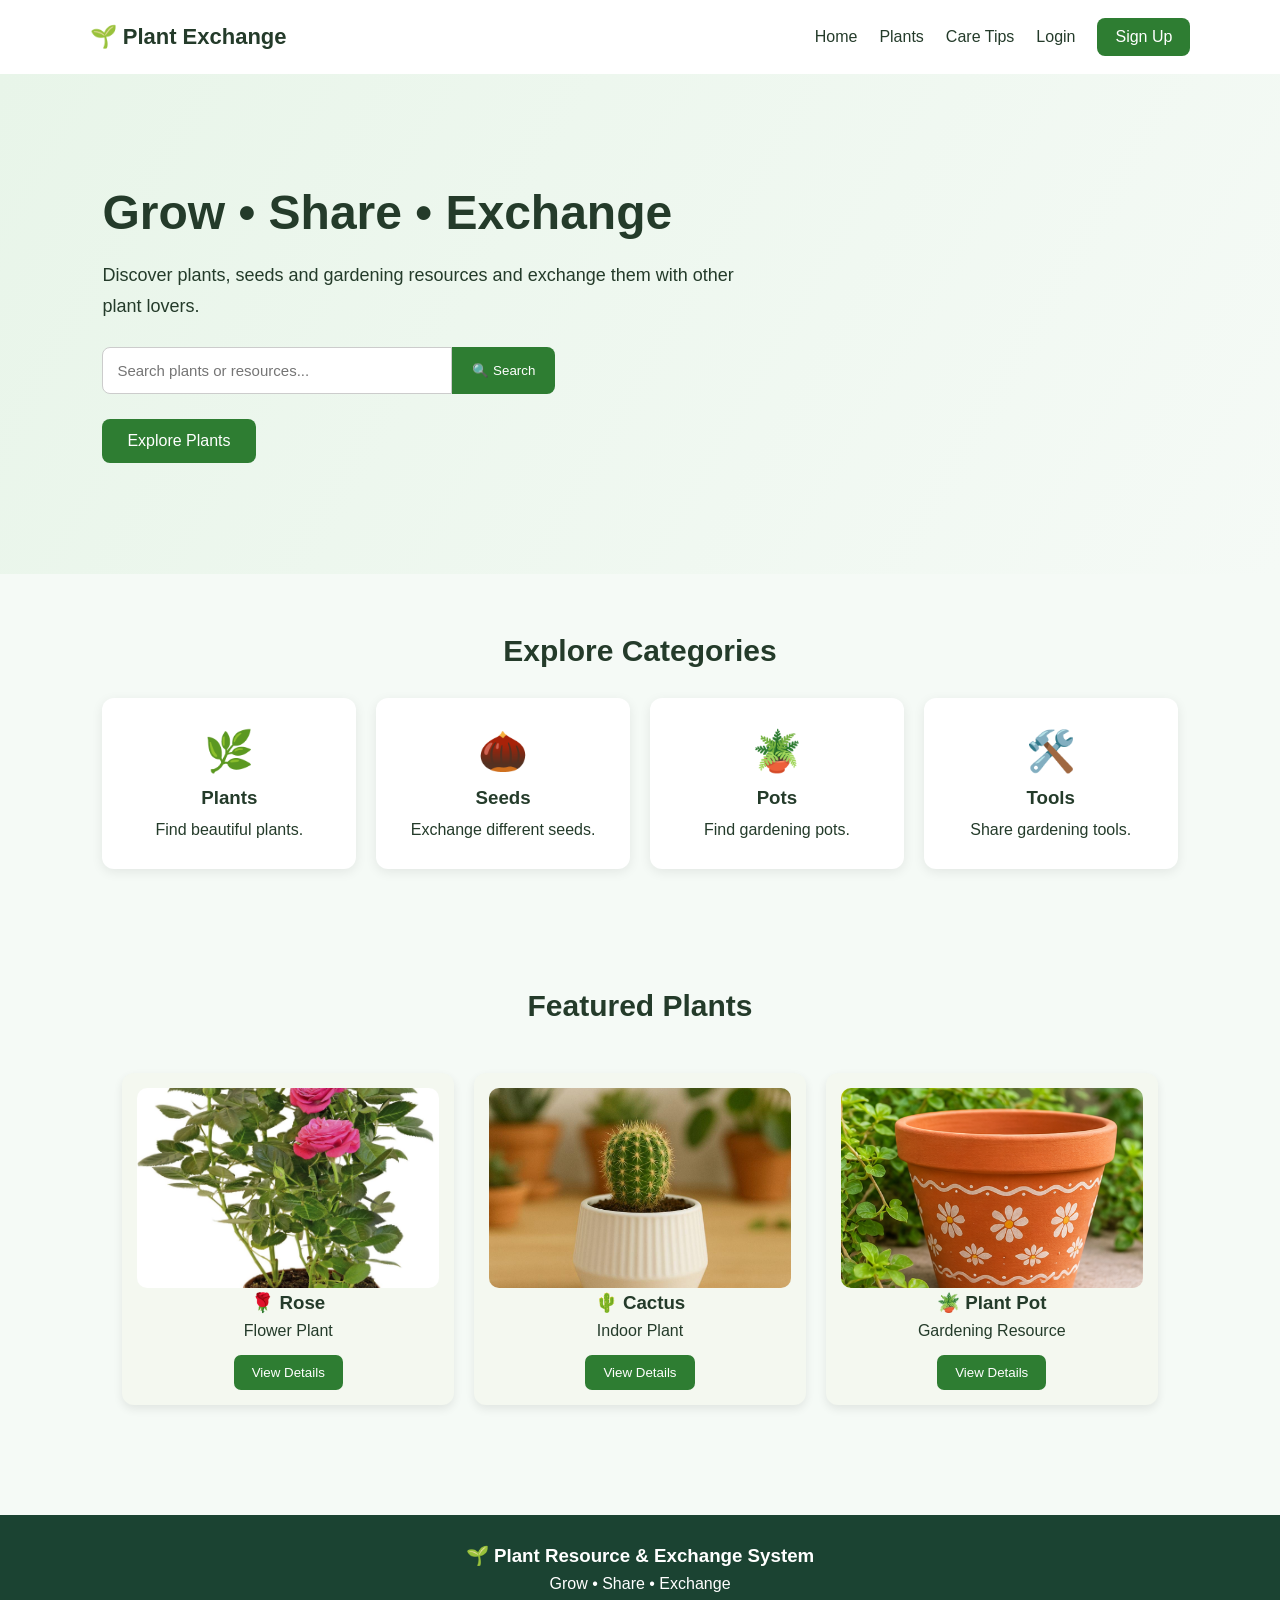
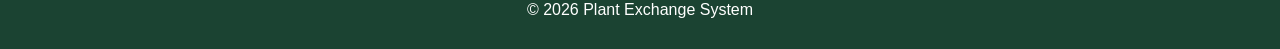
<file: index.html>
<!doctype html>
<html lang="en">
  <head>
    <meta charset="UTF-8" />
    <meta name="viewport" content="width=device-width, initial-scale=1.0" />
    <title>Plant Resource & Exchange System</title>
    <link rel="stylesheet" href="style.css" />
  </head>

  <body>
    <header>
      <div class="logo">🌱 Plant Exchange</div>

      <nav>
        <a href="index.html">Home</a>
        <a href="plants.html">Plants</a>
        <a href="care-tips.html">Care Tips</a>
        <a href="login.html">Login</a>
        <a href="register.html" class="nav-btn">Sign Up</a>
      </nav>
    </header>

    <section class="hero">
      <div class="hero-text">
        <h1>Grow • Share • Exchange</h1>

        <p>
          Discover plants, seeds and gardening resources and exchange them with
          other plant lovers.
        </p>

        <div class="search-box">
          <input type="text" placeholder="Search plants or resources..." />
          <button>🔍 Search</button>
        </div>

        <a href="plants.html" class="main-btn"> Explore Plants </a>
      </div>
    </section>

    <section class="categories">
      <h2>Explore Categories</h2>

      <div class="category-container">
        <div class="category-card">
          <span>🌿</span>
          <h3>Plants</h3>
          <p>Find beautiful plants.</p>
        </div>

        <div class="category-card">
          <span>🌰</span>
          <h3>Seeds</h3>
          <p>Exchange different seeds.</p>
        </div>

        <div class="category-card">
          <span>🪴</span>
          <h3>Pots</h3>
          <p>Find gardening pots.</p>
        </div>

        <div class="category-card">
          <span>🛠️</span>
          <h3>Tools</h3>
          <p>Share gardening tools.</p>
        </div>
      </div>
    </section>

    <section class="featured">
      <h2>Featured Plants</h2>

      <div class="plant-container">
        <div class="plant-card">
          <img src="images/rose.jpg" alt="Rose" />
          <h3>🌹 Rose</h3>
          <p>Flower Plant</p>
          <button onclick="location.href = 'details.html'">View Details</button>
        </div>

        <div class="plant-card">
          <img src="images/cactus.jpg" alt="Cactus" />
          <h3>🌵 Cactus</h3>
          <p>Indoor Plant</p>
          <button onclick="location.href = 'details.html'">View Details</button>
        </div>
        <div class="plant-card">
          <img src="images/plant-pot.jpg" alt="Plant Pot" />
          <h3>🪴 Plant Pot</h3>
          <p>Gardening Resource</p>
          <button onclick="location.href = 'details.html'">View Details</button>
        </div>
      </div>
    </section>

    <footer>
      <h3>🌱 Plant Resource & Exchange System</h3>
      <p>Grow • Share • Exchange</p>
      <p>© 2026 Plant Exchange System</p>
    </footer>
  </body>
</html>
</file>
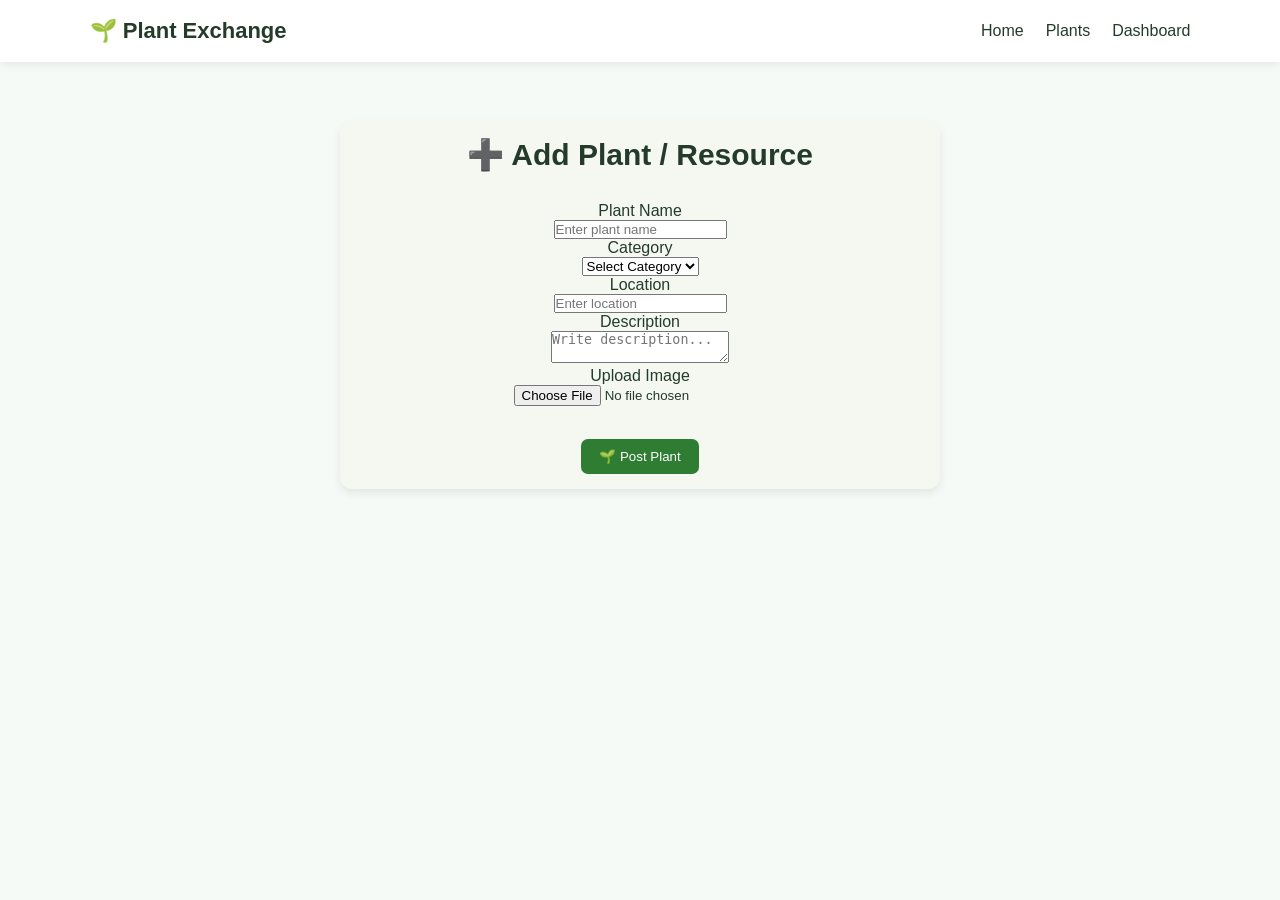
<file: add-plant.html>
<!doctype html>
<html lang="en">
  <head>
    <meta charset="UTF-8" />
    <title>Add Plant</title>
    <link rel="stylesheet" href="style.css" />
  </head>

  <body>
    <header>
      <div class="logo">🌱 Plant Exchange</div>

      <nav>
        <a href="index.html">Home</a>
        <a href="plants.html">Plants</a>
        <a href="dashboard.html">Dashboard</a>
      </nav>
    </header>

    <section class="featured">
      <div class="plant-card" style="max-width: 600px; margin: auto">
        <h2>➕ Add Plant / Resource</h2>

        <form
          onsubmit="
            alert('Demo: Plant added successfully!');
            return false;
          "
        >
          <p>Plant Name</p>
          <input type="text" placeholder="Enter plant name" required />

          <p>Category</p>
          <select required>
            <option value="">Select Category</option>
            <option>Plant</option>
            <option>Seed</option>
            <option>Pot</option>
            <option>Gardening Tool</option>
          </select>

          <p>Location</p>
          <input type="text" placeholder="Enter location" required />

          <p>Description</p>
          <textarea placeholder="Write description..." required></textarea>

          <p>Upload Image</p>
          <input type="file" accept="image/*" />

          <br /><br />

          <button type="submit">🌱 Post Plant</button>
        </form>
      </div>
    </section>
  </body>
</html>
</file>
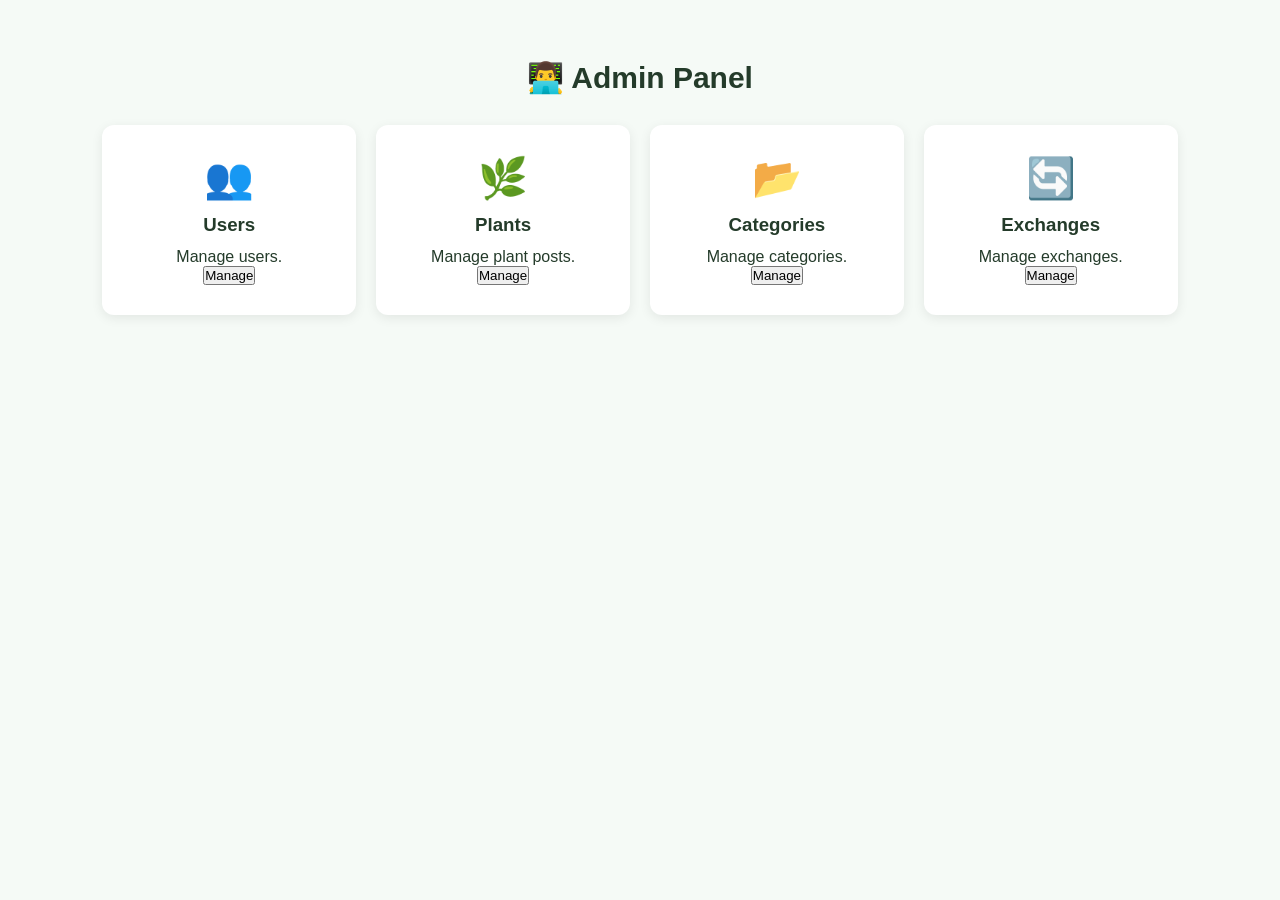
<file: admin.html>
<!DOCTYPE html>
<html lang="en">
<head>
    <meta charset="UTF-8">
    <title>Admin Panel</title>
    <link rel="stylesheet" href="style.css">
</head>

<body>

<section class="categories">

    <h2>👨‍💻 Admin Panel</h2>

    <div class="category-container">

        <div class="category-card">
            <span>👥</span>
            <h3>Users</h3>
            <p>Manage users.</p>
            <button>Manage</button>
        </div>

        <div class="category-card">
            <span>🌿</span>
            <h3>Plants</h3>
            <p>Manage plant posts.</p>
            <button>Manage</button>
        </div>

        <div class="category-card">
            <span>📂</span>
            <h3>Categories</h3>
            <p>Manage categories.</p>
            <button>Manage</button>
        </div>

        <div class="category-card">
            <span>🔄</span>
            <h3>Exchanges</h3>
            <p>Manage exchanges.</p>
            <button>Manage</button>
        </div>

    </div>

</section>

</body>
</html>
</file>
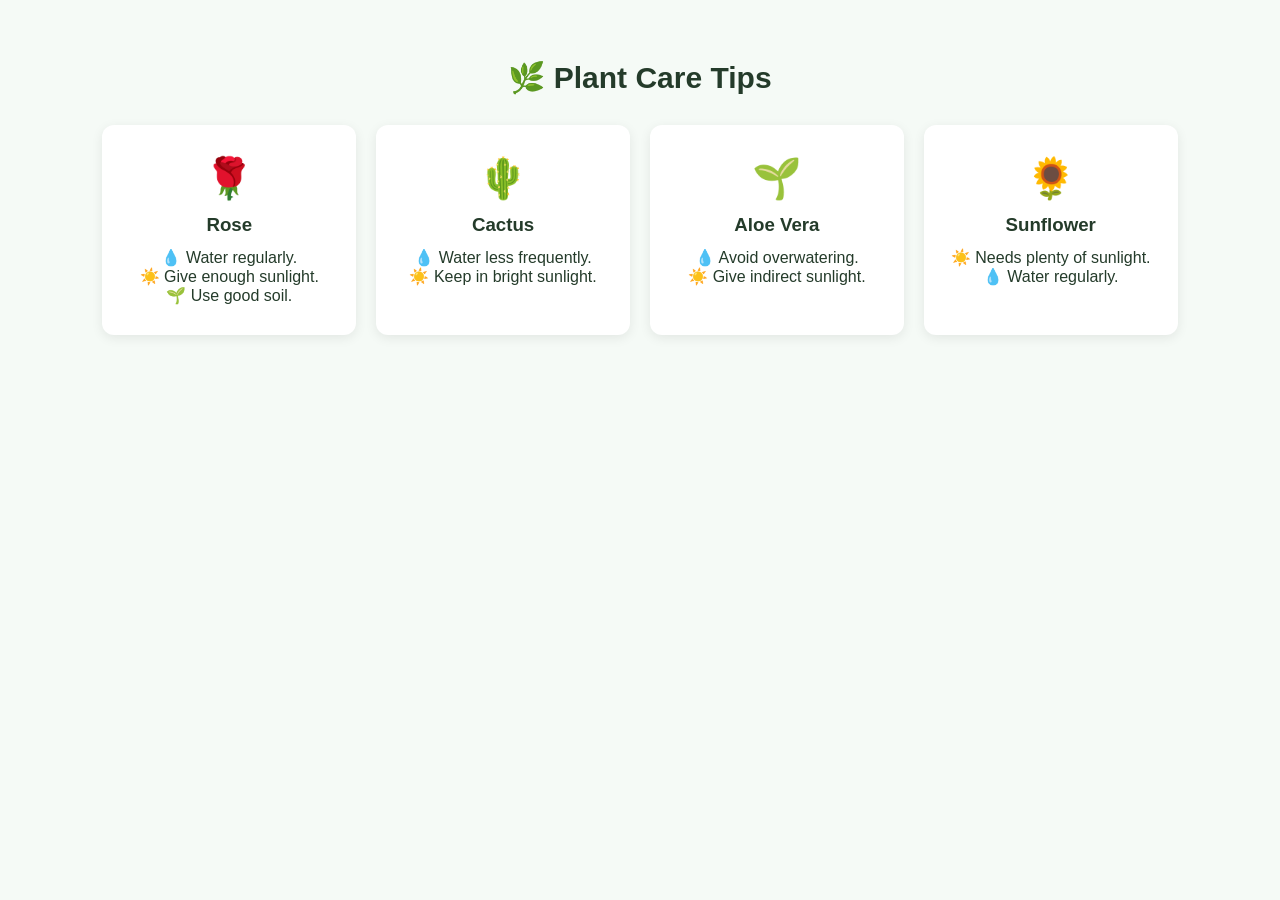
<file: care-tips.html>
<!DOCTYPE html>
<html lang="en">
<head>
    <meta charset="UTF-8">
    <title>Plant Care Tips</title>
    <link rel="stylesheet" href="style.css">
</head>

<body>

<section class="categories">

    <h2>🌿 Plant Care Tips</h2>

    <div class="category-container">

        <div class="category-card">
            <span>🌹</span>
            <h3>Rose</h3>
            <p>💧 Water regularly.</p>
            <p>☀️ Give enough sunlight.</p>
            <p>🌱 Use good soil.</p>
        </div>

        <div class="category-card">
            <span>🌵</span>
            <h3>Cactus</h3>
            <p>💧 Water less frequently.</p>
            <p>☀️ Keep in bright sunlight.</p>
        </div>

        <div class="category-card">
            <span>🌱</span>
            <h3>Aloe Vera</h3>
            <p>💧 Avoid overwatering.</p>
            <p>☀️ Give indirect sunlight.</p>
        </div>

        <div class="category-card">
            <span>🌻</span>
            <h3>Sunflower</h3>
            <p>☀️ Needs plenty of sunlight.</p>
            <p>💧 Water regularly.</p>
        </div>

    </div>

</section>

</body>
</html>
</file>
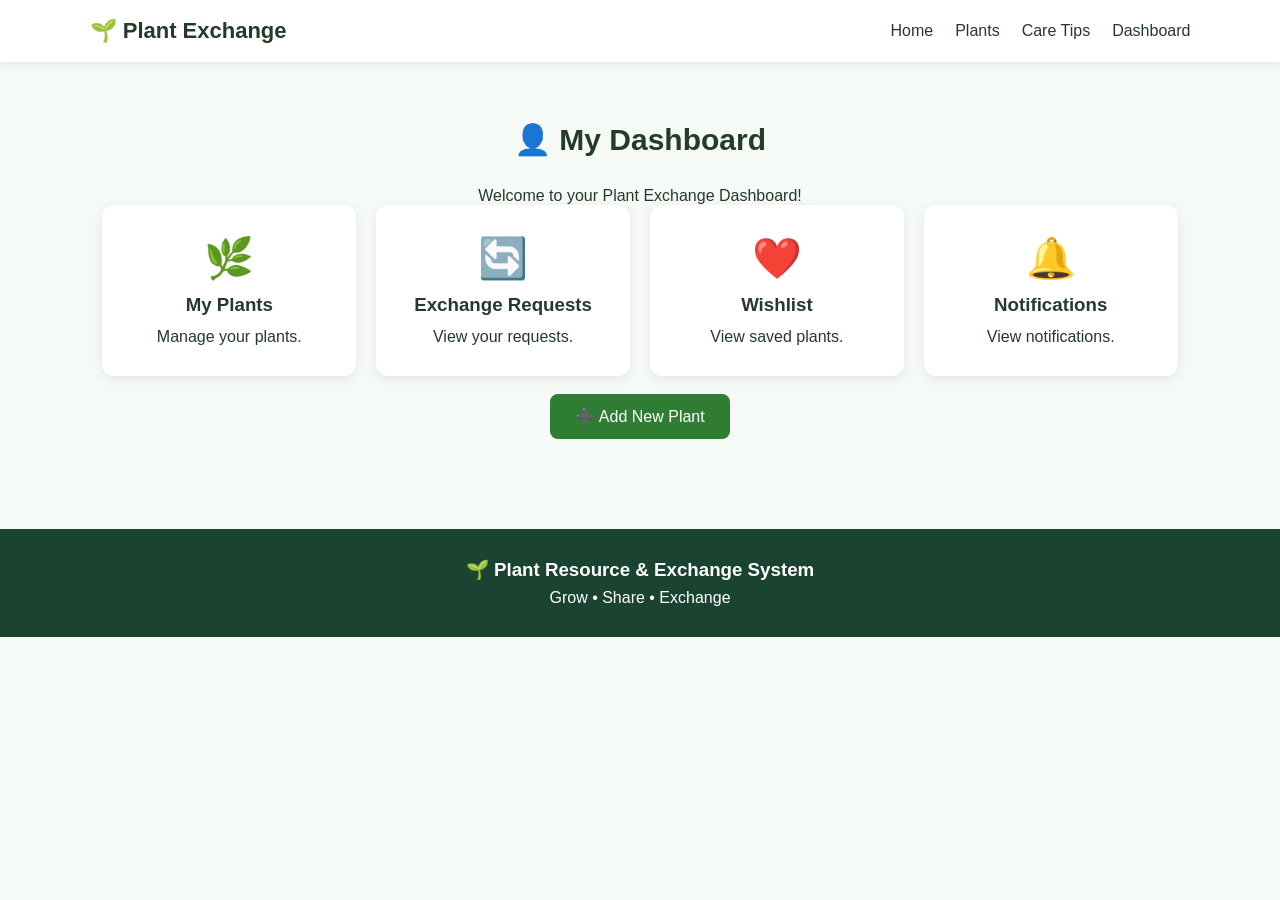
<file: dashboard.html>
<!doctype html>
<html lang="en">
  <head>
    <meta charset="UTF-8" />
    <title>Dashboard</title>
    <link rel="stylesheet" href="style.css" />
  </head>

  <body>
    <header>
      <div class="logo">🌱 Plant Exchange</div>

      <nav>
        <a href="index.html">Home</a>
        <a href="plants.html">Plants</a>
        <a href="care-tips.html">Care Tips</a>
        <a href="dashboard.html">Dashboard</a>
      </nav>
    </header>

    <section class="categories">
      <h2>👤 My Dashboard</h2>
      <p>Welcome to your Plant Exchange Dashboard!</p>

      <div class="category-container">
        <div class="category-card">
          <span>🌿</span>
          <h3>My Plants</h3>
          <p>Manage your plants.</p>
        </div>

        <div class="category-card">
          <span>🔄</span>
          <h3>Exchange Requests</h3>
          <p>View your requests.</p>
        </div>

        <div class="category-card">
          <span>❤️</span>
          <h3>Wishlist</h3>
          <p>View saved plants.</p>
        </div>

        <div class="category-card">
          <span>🔔</span>
          <h3>Notifications</h3>
          <p>View notifications.</p>
        </div>
      </div>

      <br />

      <a href="add-plant.html" class="main-btn"> ➕ Add New Plant </a>
    </section>

    <footer>
      <h3>🌱 Plant Resource & Exchange System</h3>
      <p>Grow • Share • Exchange</p>
    </footer>
  </body>
</html>
</file>
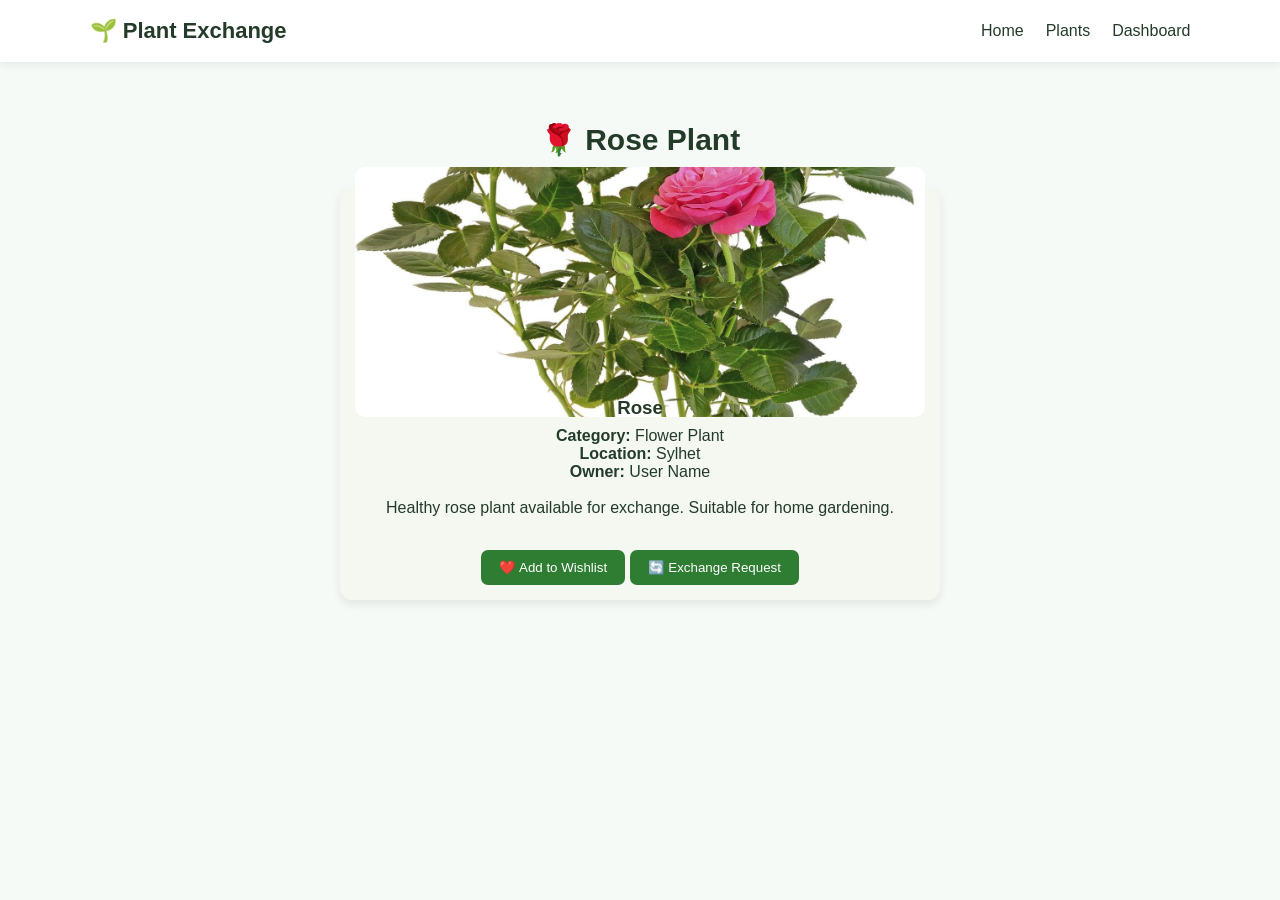
<file: details.html>
<!DOCTYPE html>
<html lang="en">
<head>
    <meta charset="UTF-8">
    <title>Plant Details</title>
    <link rel="stylesheet" href="style.css">
</head>

<body>

<header>
    <div class="logo">🌱 Plant Exchange</div>

    <nav>
        <a href="index.html">Home</a>
        <a href="plants.html">Plants</a>
        <a href="dashboard.html">Dashboard</a>
    </nav>
</header>

<section class="featured">

    <h2>🌹 Rose Plant</h2>

    <div class="plant-card" style="max-width:600px; margin:auto;">

        <div class="plant-image">
    <img src="images/rose.jpg" alt="Rose Plant">
</div>

        <h3>Rose</h3>

        <p><b>Category:</b> Flower Plant</p>
        <p><b>Location:</b> Sylhet</p>
        <p><b>Owner:</b> User Name</p>

        <br>

        <p>
            Healthy rose plant available for exchange.
            Suitable for home gardening.
        </p>

        <br>

        <button>❤️ Add to Wishlist</button>

        <button onclick="location.href='exchange.html'">
            🔄 Exchange Request
        </button>

    </div>

</section>

</body>
</html>
</file>
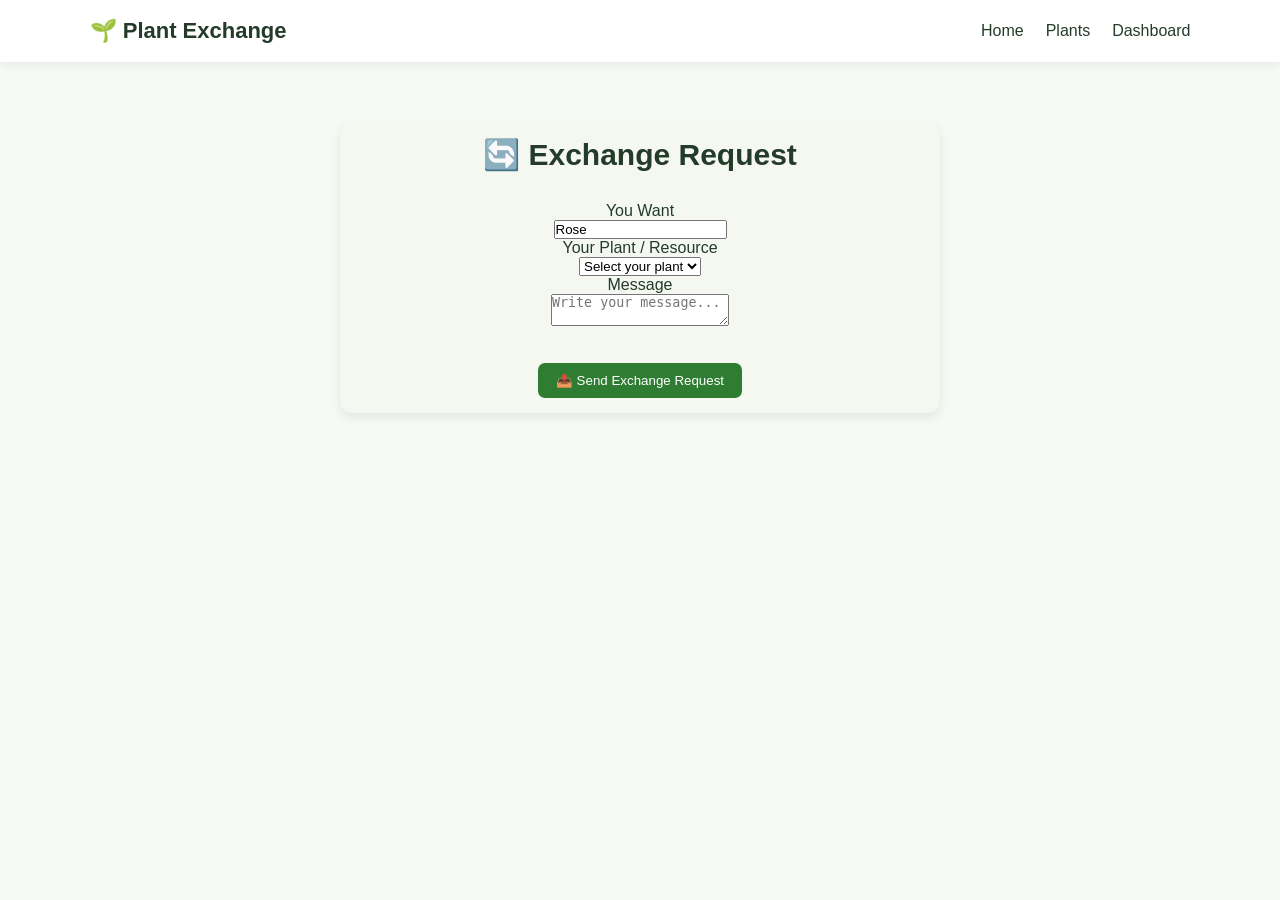
<file: exchange.html>
<!DOCTYPE html>
<html lang="en">
<head>
    <meta charset="UTF-8">
    <meta name="viewport" content="width=device-width, initial-scale=1.0">
    <title>Exchange Request</title>
    <link rel="stylesheet" href="style.css">
</head>

<body>

<header>
    <div class="logo">🌱 Plant Exchange</div>
    <nav>
        <a href="index.html">Home</a>
        <a href="plants.html">Plants</a>
        <a href="dashboard.html">Dashboard</a>
    </nav>
</header>

<section class="featured">

    <div class="plant-card" style="max-width:600px; margin:auto;">

        <h2>🔄 Exchange Request</h2>

        <form onsubmit="alert('Demo: Exchange request submitted!'); return false;">

            <p>You Want</p>
            <input type="text" value="Rose" readonly>

            <p>Your Plant / Resource</p>
            <select required>
                <option value="">Select your plant</option>
                <option>Aloe Vera</option>
                <option>Cactus</option>
                <option>Mango Plant</option>
            </select>

            <p>Message</p>
            <textarea placeholder="Write your message..." required></textarea>

            <br><br>
            <button type="submit">📤 Send Exchange Request</button>

        </form>

    </div>

</section>

</body>
</html>
</file>
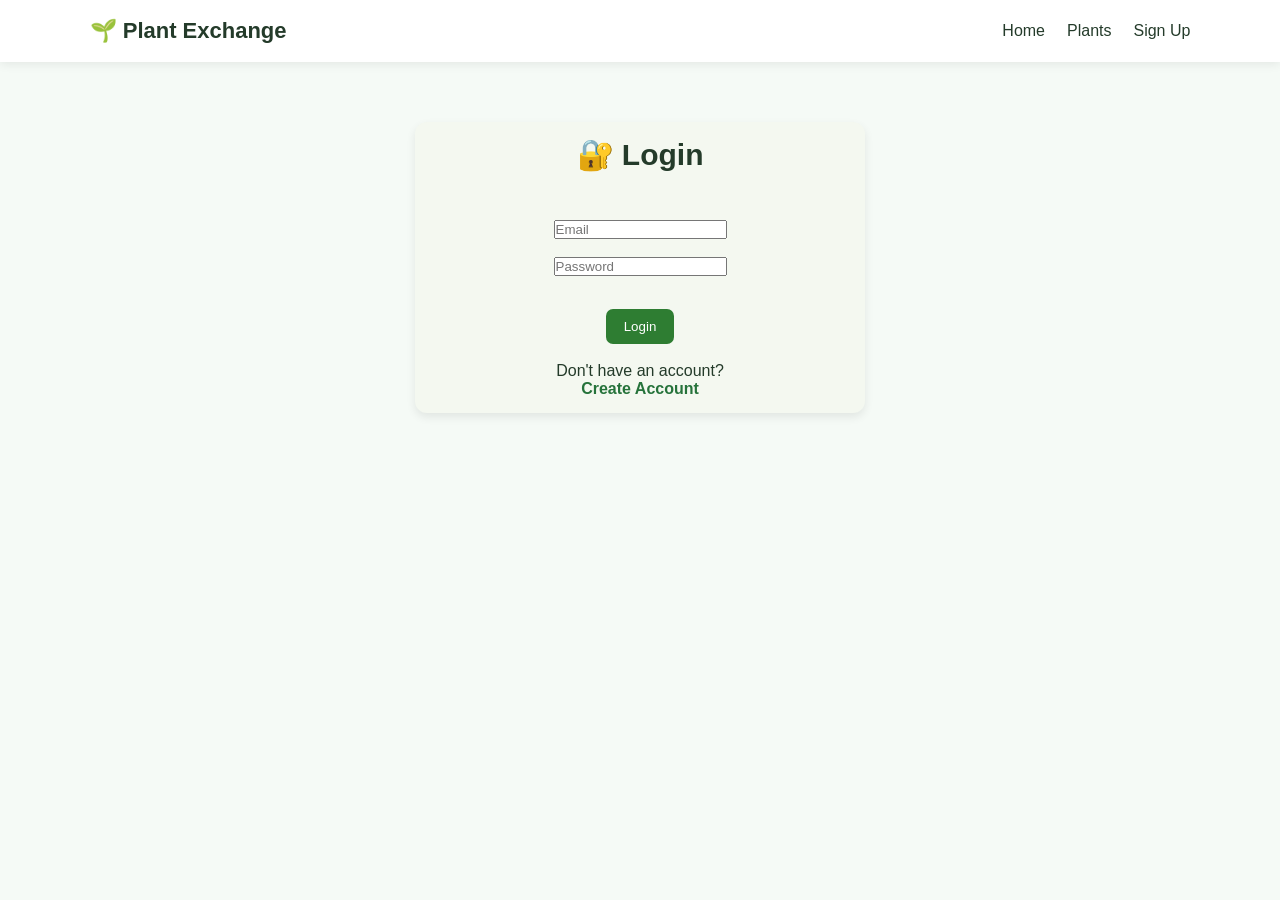
<file: login.html>
<!doctype html>
<html lang="en">
  <head>
    <meta charset="UTF-8" />
    <meta name="viewport" content="width=device-width, initial-scale=1.0" />
    <title>Login</title>
    <link rel="stylesheet" href="style.css" />
  </head>

  <body>
    <header>
      <div class="logo">🌱 Plant Exchange</div>
      <nav>
        <a href="index.html">Home</a>
        <a href="plants.html">Plants</a>
        <a href="register.html">Sign Up</a>
      </nav>
    </header>

    <section class="featured">
      <div class="plant-card" style="max-width: 450px; margin: auto">
        <h2>🔐 Login</h2>

        <form onsubmit="return demoLogin(event);">
          <br />

          <input type="email" id="email" placeholder="Email" required />

          <br /><br />

          <input
            type="password"
            id="password"
            placeholder="Password"
            required
          />

          <br /><br />

          <button type="submit">Login</button>
        </form>

        <br />

        <p id="message"></p>

        <p>Don't have an account?</p>

        <a href="register.html">Create Account</a>
      </div>
    </section>

    <script>
      function demoLogin(event) {
        event.preventDefault();

        let email = document.getElementById("email").value;
        let password = document.getElementById("password").value;

        if (email === "amina@gmail.com" && password === "123456") {
          document.getElementById("message").innerText =
            "Login Successful! Welcome!";

          document.getElementById("message").style.color = "green";

          setTimeout(function () {
            window.location.href = "dashboard.html";
          }, 1500);
        } else {
          document.getElementById("message").innerText =
            "Invalid Email or Password!";

          document.getElementById("message").style.color = "red";
        }

        return false;
      }
    </script>
  </body>
</html>
</file>
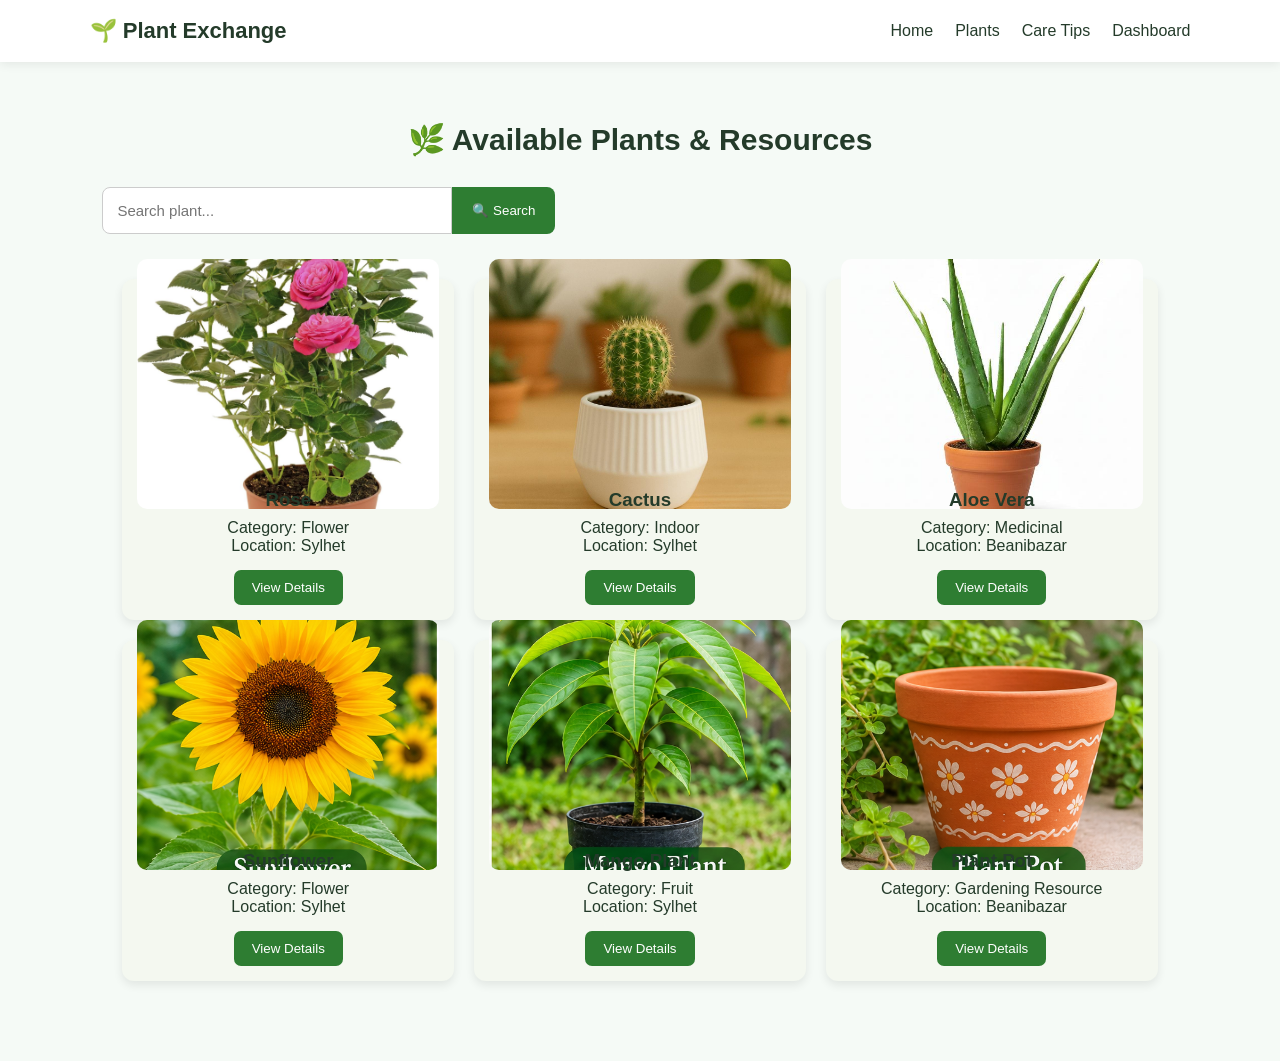
<file: plants.html>
<!doctype html>
<html lang="en">
  <head>
    <meta charset="UTF-8" />
    <meta name="viewport" content="width=device-width, initial-scale=1.0" />
    <title>Available Plants</title>
    <link rel="stylesheet" href="style.css" />
  </head>

  <body>
    <header>
      <div class="logo">🌱 Plant Exchange</div>

      <nav>
        <a href="index.html">Home</a>
        <a href="plants.html">Plants</a>
        <a href="care-tips.html">Care Tips</a>
        <a href="dashboard.html">Dashboard</a>
      </nav>
    </header>

    <section class="featured">
      <h2>🌿 Available Plants & Resources</h2>

      <div class="search-box">
        <input type="text" id="searchInput" placeholder="Search plant..." />
        <button type="button" onclick="searchPlants()">🔍 Search</button>
      </div>

      <p id="noResult" style="display: none; text-align: center">
        No plant found!
      </p>

      <div class="plant-container">
        <div class="plant-card">
          <div class="plant-image">
            <img src="images/rose.jpg" alt="Rose Plant" />
          </div>
          <h3>Rose</h3>
          <p>Category: Flower</p>
          <p>Location: Sylhet</p>
          <button onclick="location.href = 'details.html'">View Details</button>
        </div>

        <div class="plant-card">
          <div class="plant-image">
            <img src="images/cactus.jpg" alt="Cactus" />
          </div>
          <h3>Cactus</h3>
          <p>Category: Indoor</p>
          <p>Location: Sylhet</p>
          <button onclick="location.href = 'details.html'">View Details</button>
        </div>

        <div class="plant-card">
          <div class="plant-image">
            <img src="images/aloe-vera.jpg" alt="Aloe Vera" />
          </div>
          <h3>Aloe Vera</h3>
          <p>Category: Medicinal</p>
          <p>Location: Beanibazar</p>
          <button onclick="location.href = 'details.html'">View Details</button>
        </div>

        <div class="plant-card">
          <div class="plant-image">
            <img src="images/sunflower.jpg" alt="Sunflower" />
          </div>
          <h3>Sunflower</h3>
          <p>Category: Flower</p>
          <p>Location: Sylhet</p>
          <button onclick="location.href = 'details.html'">View Details</button>
        </div>

        <div class="plant-card">
          <div class="plant-image">
            <img src="images/mango.jpg" alt="Mango Plant" />
          </div>
          <h3>Mango Plant</h3>
          <p>Category: Fruit</p>
          <p>Location: Sylhet</p>
          <button onclick="location.href = 'details.html'">View Details</button>
        </div>

        <div class="plant-card">
          <div class="plant-image">
            <img src="images/plant-pot.jpg" alt="Plant Pot" />
          </div>
          <h3>Plant Pot</h3>
          <p>Category: Gardening Resource</p>
          <p>Location: Beanibazar</p>
          <button onclick="location.href = 'details.html'">View Details</button>
        </div>
      </div>
    </section>

    <script>
      function searchPlants() {
        let input = document
          .getElementById("searchInput")
          .value.trim()
          .toLowerCase();

        let cards = document.querySelectorAll(".plant-container .plant-card");

        let found = false;

        cards.forEach(function (card) {
          let plantName = card
            .querySelector("h3")
            .textContent.trim()
            .toLowerCase();

          if (plantName.includes(input)) {
            card.style.display = "";
            found = true;
          } else {
            card.style.display = "none";
          }
        });

        document.getElementById("noResult").style.display = found
          ? "none"
          : "block";
      }

      document
        .getElementById("searchInput")
        .addEventListener("input", searchPlants);
    </script>
  </body>
</html>
</file>
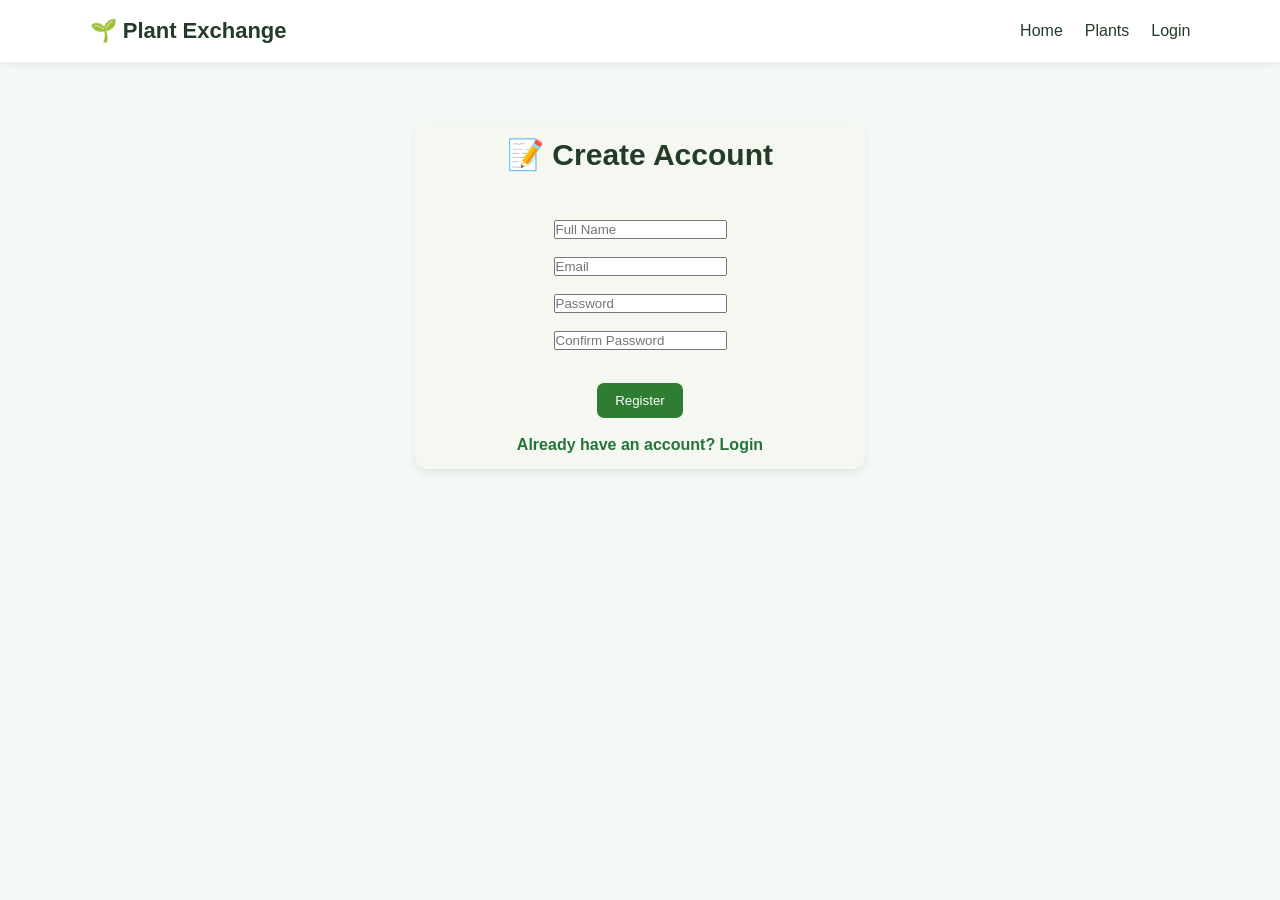
<file: register.html>
<!doctype html>
<html lang="en">
  <head>
    <meta charset="UTF-8" />
    <meta name="viewport" content="width=device-width, initial-scale=1.0" />
    <title>Registration</title>
    <link rel="stylesheet" href="style.css" />
  </head>

  <body>
    <header>
      <div class="logo">🌱 Plant Exchange</div>
      <nav>
        <a href="index.html">Home</a>
        <a href="plants.html">Plants</a>
        <a href="login.html">Login</a>
      </nav>
    </header>

    <section class="featured">
      <div class="plant-card" style="max-width: 450px; margin: auto">
        <h2>📝 Create Account</h2>

        <form onsubmit="return registerUser(event);">
          <br />

          <input type="text" id="name" placeholder="Full Name" required />

          <br /><br />

          <input type="email" id="email" placeholder="Email" required />

          <br /><br />

          <input
            type="password"
            id="password"
            placeholder="Password"
            minlength="6"
            required
          />

          <br /><br />

          <input
            type="password"
            id="confirmPassword"
            placeholder="Confirm Password"
            required
          />

          <br /><br />

          <button type="submit">Register</button>
        </form>

        <p id="message"></p>

        <br />

        <a href="login.html">Already have an account? Login</a>
      </div>
    </section>

    <script>
      function registerUser(event) {
        event.preventDefault();

        let name = document.getElementById("name").value;
        let email = document.getElementById("email").value;
        let password = document.getElementById("password").value;
        let confirmPassword = document.getElementById("confirmPassword").value;

        let message = document.getElementById("message");

        if (password !== confirmPassword) {
          message.innerText = "Passwords do not match!";
          message.style.color = "red";
          return false;
        }

        message.innerText = "Registration Successful! (Demo)";
        message.style.color = "green";

        return false;
      }
    </script>
  </body>
</html>
</file>
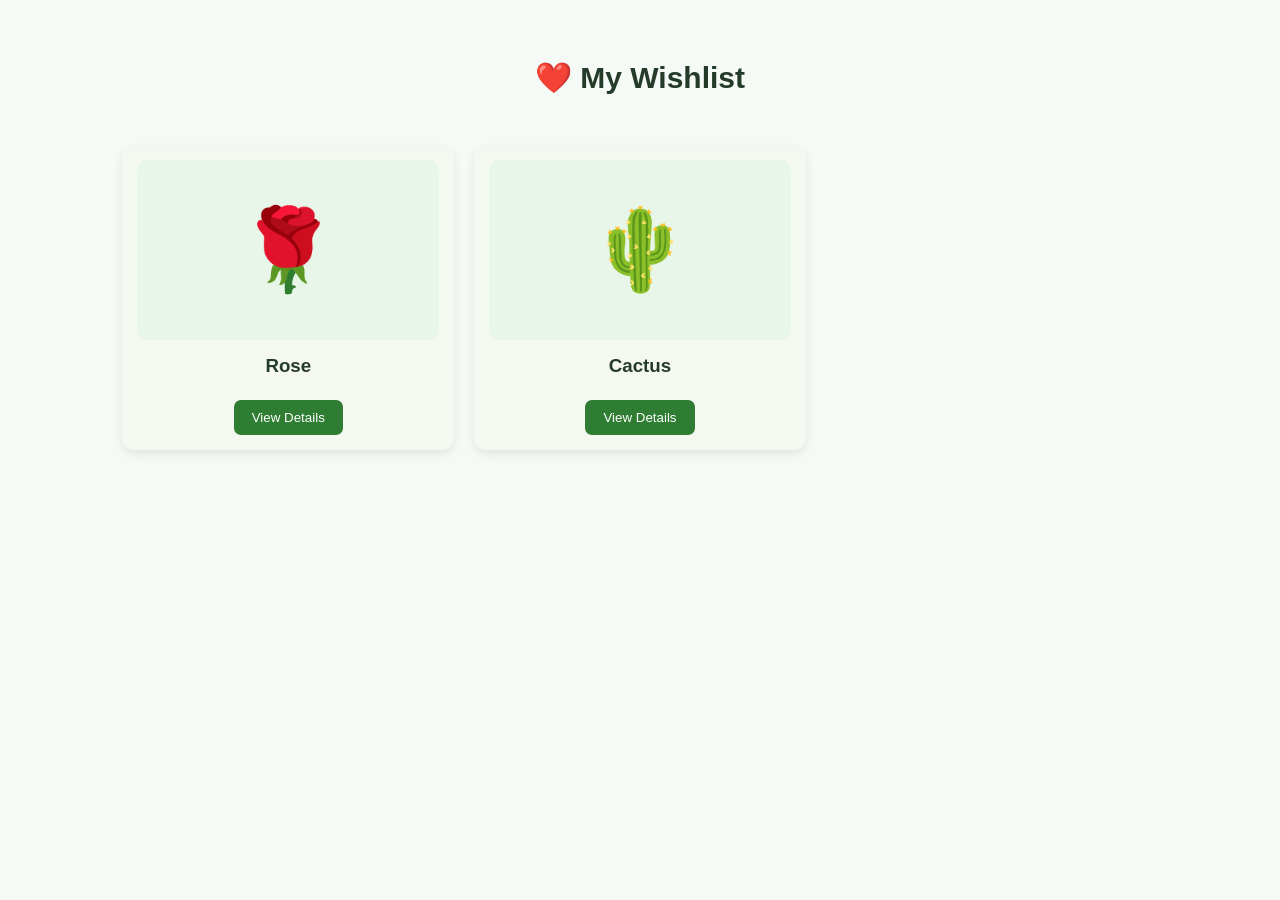
<file: wishlist.html>
<!DOCTYPE html>
<html lang="en">
<head>
    <meta charset="UTF-8">
    <title>Wishlist</title>
    <link rel="stylesheet" href="style.css">
</head>

<body>

<section class="featured">

    <h2>❤️ My Wishlist</h2>

    <div class="plant-container">

        <div class="plant-card">
            <div class="plant-image">🌹</div>
            <h3>Rose</h3>
            <button>View Details</button>
        </div>

        <div class="plant-card">
            <div class="plant-image">🌵</div>
            <h3>Cactus</h3>
            <button>View Details</button>
        </div>

    </div>

</section>

</body>
</html>
</file>
<file: style.css>
* {
  margin: 0;
  padding: 0;
  box-sizing: border-box;
}

body {
  font-family: Arial, sans-serif;
  background: #f5faf6;
  color: #243b2a;
}

/* Header */

header {
  background: white;
  padding: 18px 7%;
  display: flex;
  justify-content: space-between;
  align-items: center;
  box-shadow: 0 2px 10px rgba(0, 0, 0, 0.08);
}

.logo {
  font-size: 22px;
  font-weight: bold;
}

nav {
  display: flex;
  gap: 22px;
  align-items: center;
}

nav a {
  text-decoration: none;
  color: #243b2a;
  font-weight: 500;
}

.nav-btn {
  background: #2e7d32;
  color: white;
  padding: 10px 18px;
  border-radius: 8px;
}

/* Hero */

.hero {
  min-height: 500px;
  display: flex;
  align-items: center;
  padding: 60px 8%;
  background: linear-gradient(120deg, #e8f5e9, #f5faf6);
}

.hero-text {
  max-width: 650px;
}

.hero h1 {
  font-size: 48px;
  margin-bottom: 20px;
}

.hero p {
  font-size: 18px;
  line-height: 1.7;
  margin-bottom: 25px;
}

.search-box {
  display: flex;
  margin-bottom: 25px;
}

.search-box input {
  width: 350px;
  padding: 14px;
  border: 1px solid #ccc;
  border-radius: 8px 0 0 8px;
  font-size: 15px;
}

.search-box button {
  border: none;
  background: #2e7d32;
  color: white;
  padding: 14px 20px;
  border-radius: 0 8px 8px 0;
}

.main-btn {
  display: inline-block;
  text-decoration: none;
  background: #2e7d32;
  color: white;
  padding: 13px 25px;
  border-radius: 8px;
}

/* Sections */

.categories,
.featured {
  padding: 60px 8%;
  text-align: center;
}

.categories h2,
.featured h2 {
  margin-bottom: 30px;
  font-size: 30px;
}

/* Category */

.category-container {
  display: grid;
  grid-template-columns: repeat(4, 1fr);
  gap: 20px;
}

.category-card {
  background: white;
  padding: 30px 20px;
  border-radius: 12px;
  box-shadow: 0 3px 12px rgba(0, 0, 0, 0.08);
}

.category-card span {
  font-size: 40px;
}

.category-card h3 {
  margin: 12px 0;
}

/* Plants */

.plant-container {
  display: grid;
  grid-template-columns: repeat(3, 1fr);
  gap: 25px;
}

.plant-card {
  background: white;
  padding: 20px;
  border-radius: 12px;
  box-shadow: 0 3px 12px rgba(0, 0, 0, 0.08);
}

.plant-image {
  height: 180px;
  display: flex;
  justify-content: center;
  align-items: center;
  font-size: 80px;
  background: #e8f5e9;
  border-radius: 10px;
  margin-bottom: 15px;
}

.plant-card h3 {
  margin-bottom: 8px;
}

.plant-card button {
  margin-top: 15px;
  border: none;
  background: #2e7d32;
  color: white;
  padding: 10px 18px;
  border-radius: 7px;
  cursor: pointer;
}

/* Footer */

footer {
  background: #1b4332;
  color: white;
  text-align: center;
  padding: 30px;
  margin-top: 30px;
}

footer p {
  margin-top: 8px;
}

/* Responsive */

@media (max-width: 800px) {
  header {
    flex-direction: column;
    gap: 15px;
  }

  nav {
    flex-wrap: wrap;
    justify-content: center;
  }

  .hero h1 {
    font-size: 36px;
  }

  .category-container {
    grid-template-columns: repeat(2, 1fr);
  }

  .plant-container {
    grid-template-columns: 1fr;
  }
}

.plant-container {
  display: grid;
  grid-template-columns: repeat(3, 1fr);
  gap: 20px;
  padding: 20px;
}

.plant-card {
  background: #f4f8f0;
  padding: 15px;
  border-radius: 12px;
  text-align: center;
  box-shadow: 0 4px 10px #00000015;
}

.plant-card img {
  width: 100%;
  height: 200px;
  object-fit: cover;
  border-radius: 10px;
}

.plant-card a {
  color: #26733b;
  text-decoration: none;
  font-weight: bold;
}

@media (max-width: 600px) {
  .plant-container {
    grid-template-columns: 1fr;
  }
}
.plant-image img {
  width: 100%;
  height: 180px;
  object-fit: cover;
  border-radius: 10px;
}
.plant-image img {
  width: 100%;
  height: 250px;
  object-fit: cover;
  border-radius: 10px;
}
/* Mobile Responsive Fix */

@media (max-width: 600px) {
  body {
    overflow-x: hidden;
  }

  header {
    padding: 15px 5%;
    width: 100%;
  }

  .logo {
    font-size: 18px;
    text-align: center;
    max-width: 100%;
    overflow-wrap: break-word;
  }

  nav {
    gap: 12px;
    flex-wrap: wrap;
    justify-content: center;
  }

  nav a {
    font-size: 13px;
  }

  .hero {
    padding: 40px 5%;
    min-height: auto;
  }

  .hero-text {
    width: 100%;
    max-width: 100%;
  }

  .hero h1 {
    font-size: 28px;
    line-height: 1.3;
    overflow-wrap: break-word;
  }

  .hero p {
    font-size: 15px;
  }

  .search-box {
    width: 100%;
    max-width: 100%;
  }

  .search-box input {
    width: 100%;
    min-width: 0;
    font-size: 13px;
  }

  .search-box button {
    padding: 12px;
  }

  .categories,
  .featured {
    padding: 35px 5%;
  }

  .categories h2,
  .featured h2 {
    font-size: 24px;
  }

  .category-container {
    grid-template-columns: repeat(2, minmax(0, 1fr));
    gap: 12px;
  }

  .plant-container {
    grid-template-columns: 1fr;
    padding: 10px;
  }

  .plant-card {
    min-width: 0;
  }

  footer {
    padding: 20px 10px;
    font-size: 14px;
  }
}
</file>
